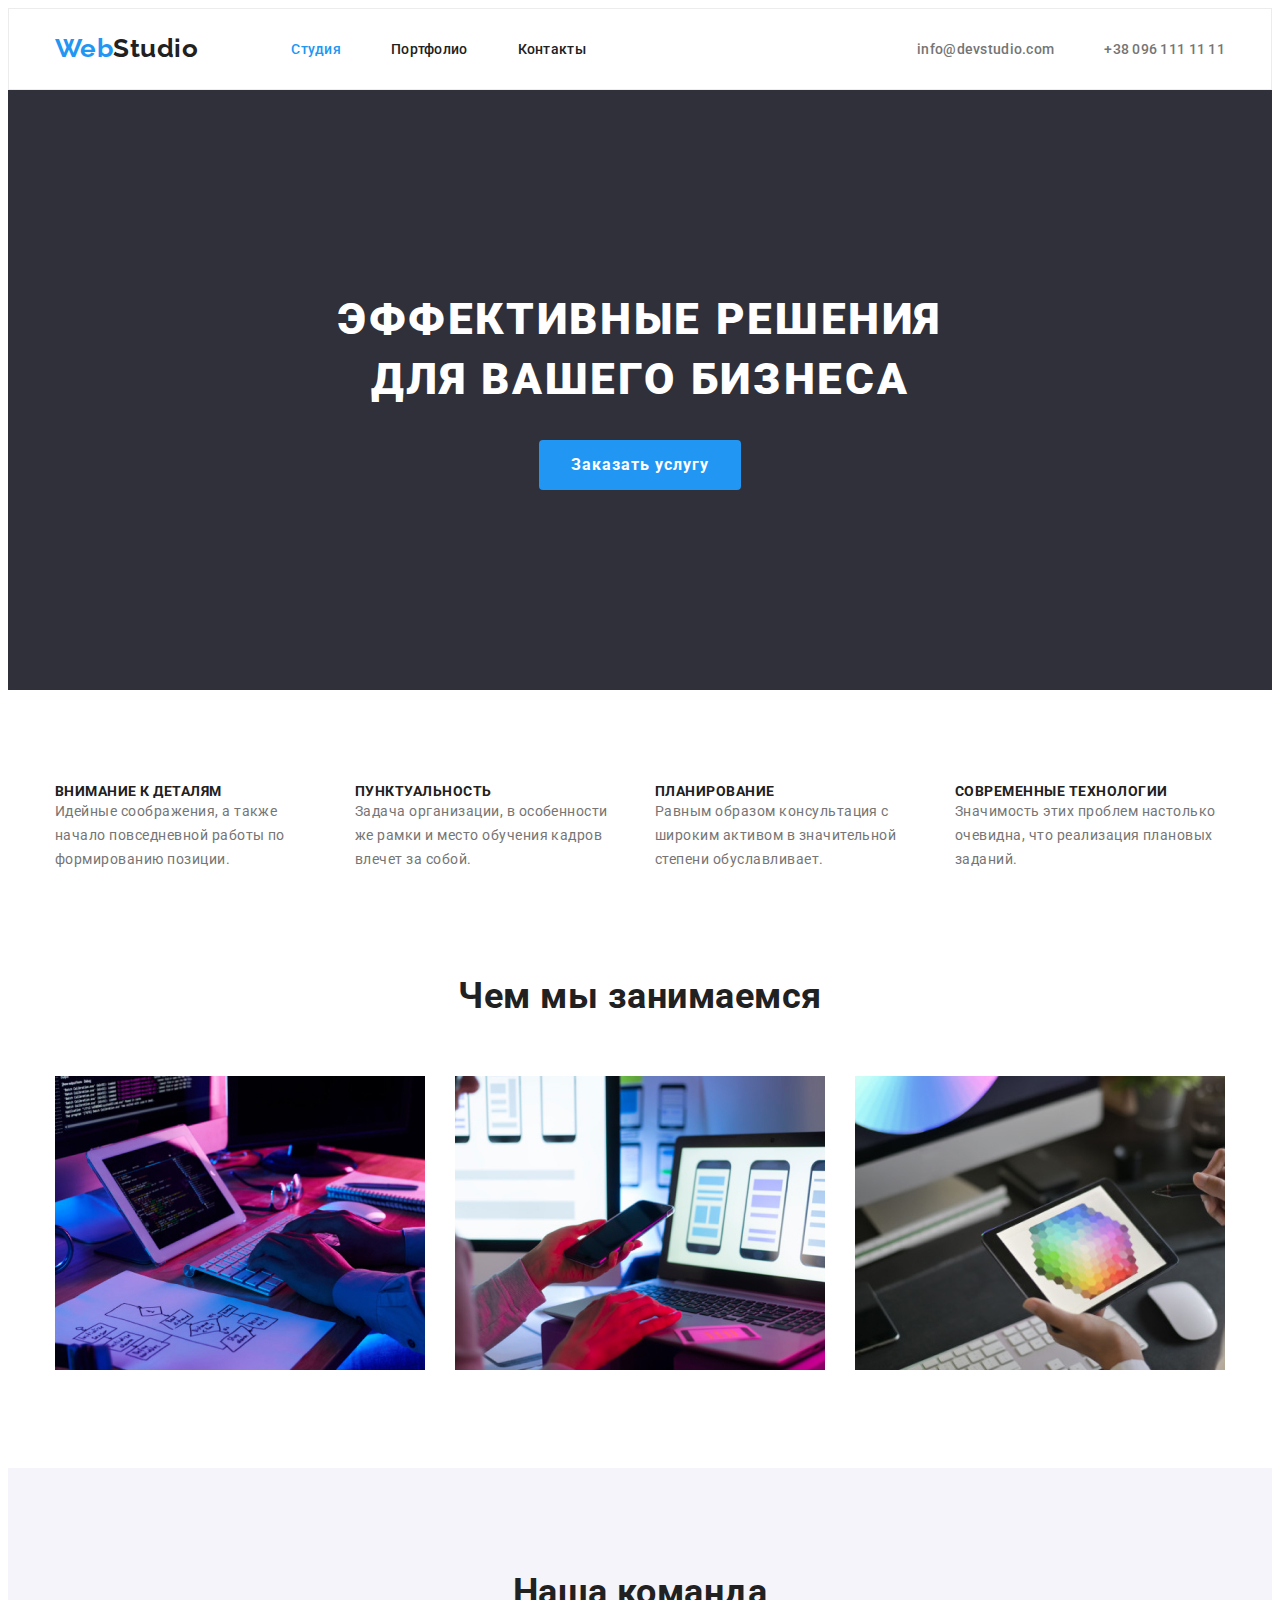
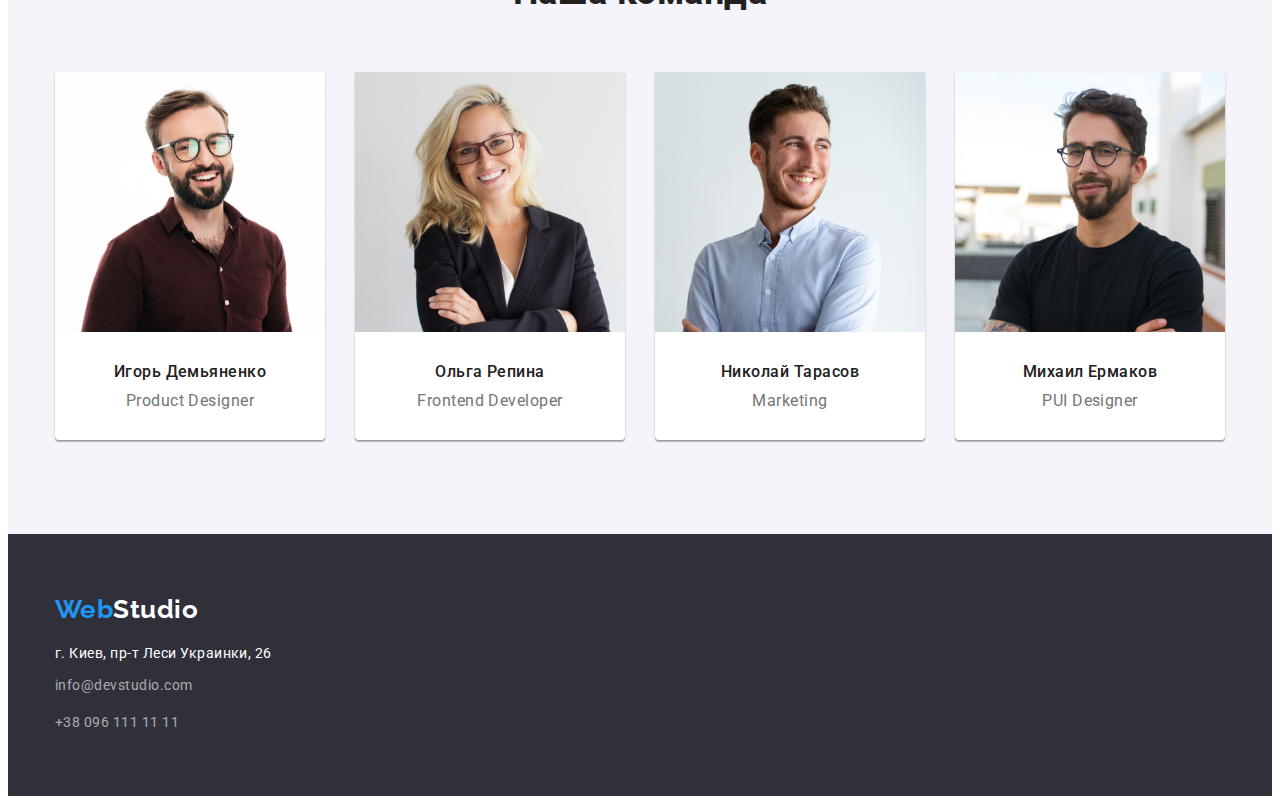
<file: index.html>
<!DOCTYPE html>
<html lang="ru">
<head>
    <meta charset="UTF-8">
    <meta name="viewport" content="width=device-width, initial-scale=1.0">
    <title>Студия</title>
    <link rel="stylesheet" type="text/css" href="./CSS/normalize.css" />
    <link rel="preconnect" href="https://fonts.gstatic.com">
    <link href="https://fonts.googleapis.com/css2?family=Raleway:wght@700&family=Roboto:wght@400;500;700;900&display=swap" rel="stylesheet">
    <link rel="stylesheet" href="./CSS/common.css">
    <link rel="stylesheet" href="./CSS/styles.css">
      
</head>
<body class="body">
    <header class="header">
        <div class="container">
            <nav class="nav-menu">
                <a class="logo" href="./index.html">
                Web<span class="logo-text">Studio</span>
                </a>
                <ul class="nav-list">
                    <li class="nav-line"><a class="nav-link active" href="./index.html">Студия</a></li>
                    <li class="nav-line"><a class="nav-link" href="./portfolio.html">Портфолио</a></li>
                    <li class="nav-line"><a class="nav-link" href="./contacts.html">Контакты</a> </li>
                </ul>  
            </nav>  
            <ul class="contacts-list">
                <li class="contacts-line"><a class="contacts-link" href="mailto:info@devstudio.com">info@devstudio.com</a></li>
                <li class="contacts-line"><a class="contacts-link" href="tel:+380961111111">+38 096 111 11 11</a></li>
            </ul>
        </div>
    </header>

     <main>
        <section class="section-hero">
            <div class="hero">
            <h1 class="title-hero">Эффективные решения<br> для вашего бизнеса</h1>
            <a class="order-button" href="">Заказать услугу</a>
            </div>
        </section>

        <section>
        <div class="container">
            <h2 class="visually-hidden">Наши достоинства</h2>
            <div class="description-box">
                <ul class="description-list">
                    <li class="description-item">
                        <h3 class="title-description">Внимание к деталям</h3>
                        <p class="text-description">Идейные соображения, а также начало повседневной работы по формированию позиции.</p>
                    </li>
                    <li class="description-item">
                        <h3 class="title-description">Пунктуальность</h3>
                        <p class="text-description">Задача организации, в особенности же рамки и место обучения кадров влечет за собой.</p>
                    </li>
                    <li class="description-item">
                        <h3 class="title-description">Планирование</h3>
                        <p class="text-description">Равным образом консультация с широким активом в значительной степени обуславливает.</p>
                    </li>
                    <li class="description-item">
                        <h3 class="title-description">Современные технологии</h3>
                        <p class="text-description">Значимость этих проблем настолько очевидна, что реализация плановых заданий.</p>
                    </li>
                </ul>
            </div>
        </div>
        </section>

        <section class="work">
            <div class="container">
                <h2 class="work-title">Чем мы занимаемся</h2>
                <div class="work-box">
                    <ul class="work-list">
                        <li class="work-line"><img class="ing-work" src="./images/pic1.jpg" alt="Разрабатываем Веб-сайты" width="370" height="294"></li>
                        <li class="work-line"><img class="ing-work" src="./images/pic2.jpg" alt="Разрабатываем Веб-приложения" width="370" height="294"></li>
                        <li class="work-line"><img class="ing-work" src="./images/pic3.jpg" alt="Разрабатываем Веб-дизай" width="370" height="294"></li>
                    </ul>
                </div>
            </div>
        </section>

        <section class="section-staff">
            <div class="container">
            <h2 class="title-staff">Наша команда</h2>
                <div class="staff-box">
                    <ul class="list-staff">
                        <li class="li-staff">
                            <div class="staff-card">
                                <img src="./images/img1.jpg" alt="Фото Игоря Демьяненко" >
                                <h3 class="employee-title">Игорь Демьяненко</h3>
                                <p class="employee-position">Product Designer</p>
                        </div>
                        </li>
                        <li class="li-staff">
                            <div class="staff-card">
                            <img src="./images/img2.jpg" alt="Фото Ольги Репина">
                            <h3 class="employee-title">Ольга Репина</h3>
                            <p class="employee-position">Frontend Developer</p>
                            </div>
                        </li>
                        <li class="li-staff">
                            <div class="staff-card">
                            <img src="./images/img3.jpg" alt="Фото Николая Тарасов">
                            <h3 class="employee-title">Николай Тарасов</h3>
                            <p class="employee-position">Marketing</p>
                            </div>
                        </li>
                        <li class="li-staff">
                            <div class="staff-card">                  
                            <img src="./images/img4.jpg" alt="Фото Михаила Ермакова">
                            <h3 class="employee-title">Михаил Ермаков</h3>
                            <p class="employee-position">PUI Designer</p>
                            </div> 
                        </li>
                    </ul>
                </div>
            </div>
        </section>
    </main>
    <footer class="footer">
        <div class="container">
            <a class="logo" href="./index.html">
                Web<span class="logo-footer">Studio</span>
            </a>

            <address>
            <p class="address-text">г. Киев, пр-т Леси Украинки, 26</p> 
            <ul class="address-ul">
                <li><a class="footer-link " href="mailto:info@devstudio.com">info@devstudio.com</a></li>
                <li><a class="footer-link " href="tel:+380961111111">+38 096 111 11 11</a></li>
            </ul>
            </address>  
        </div>
    </footer>

</body>
</html>
</file>
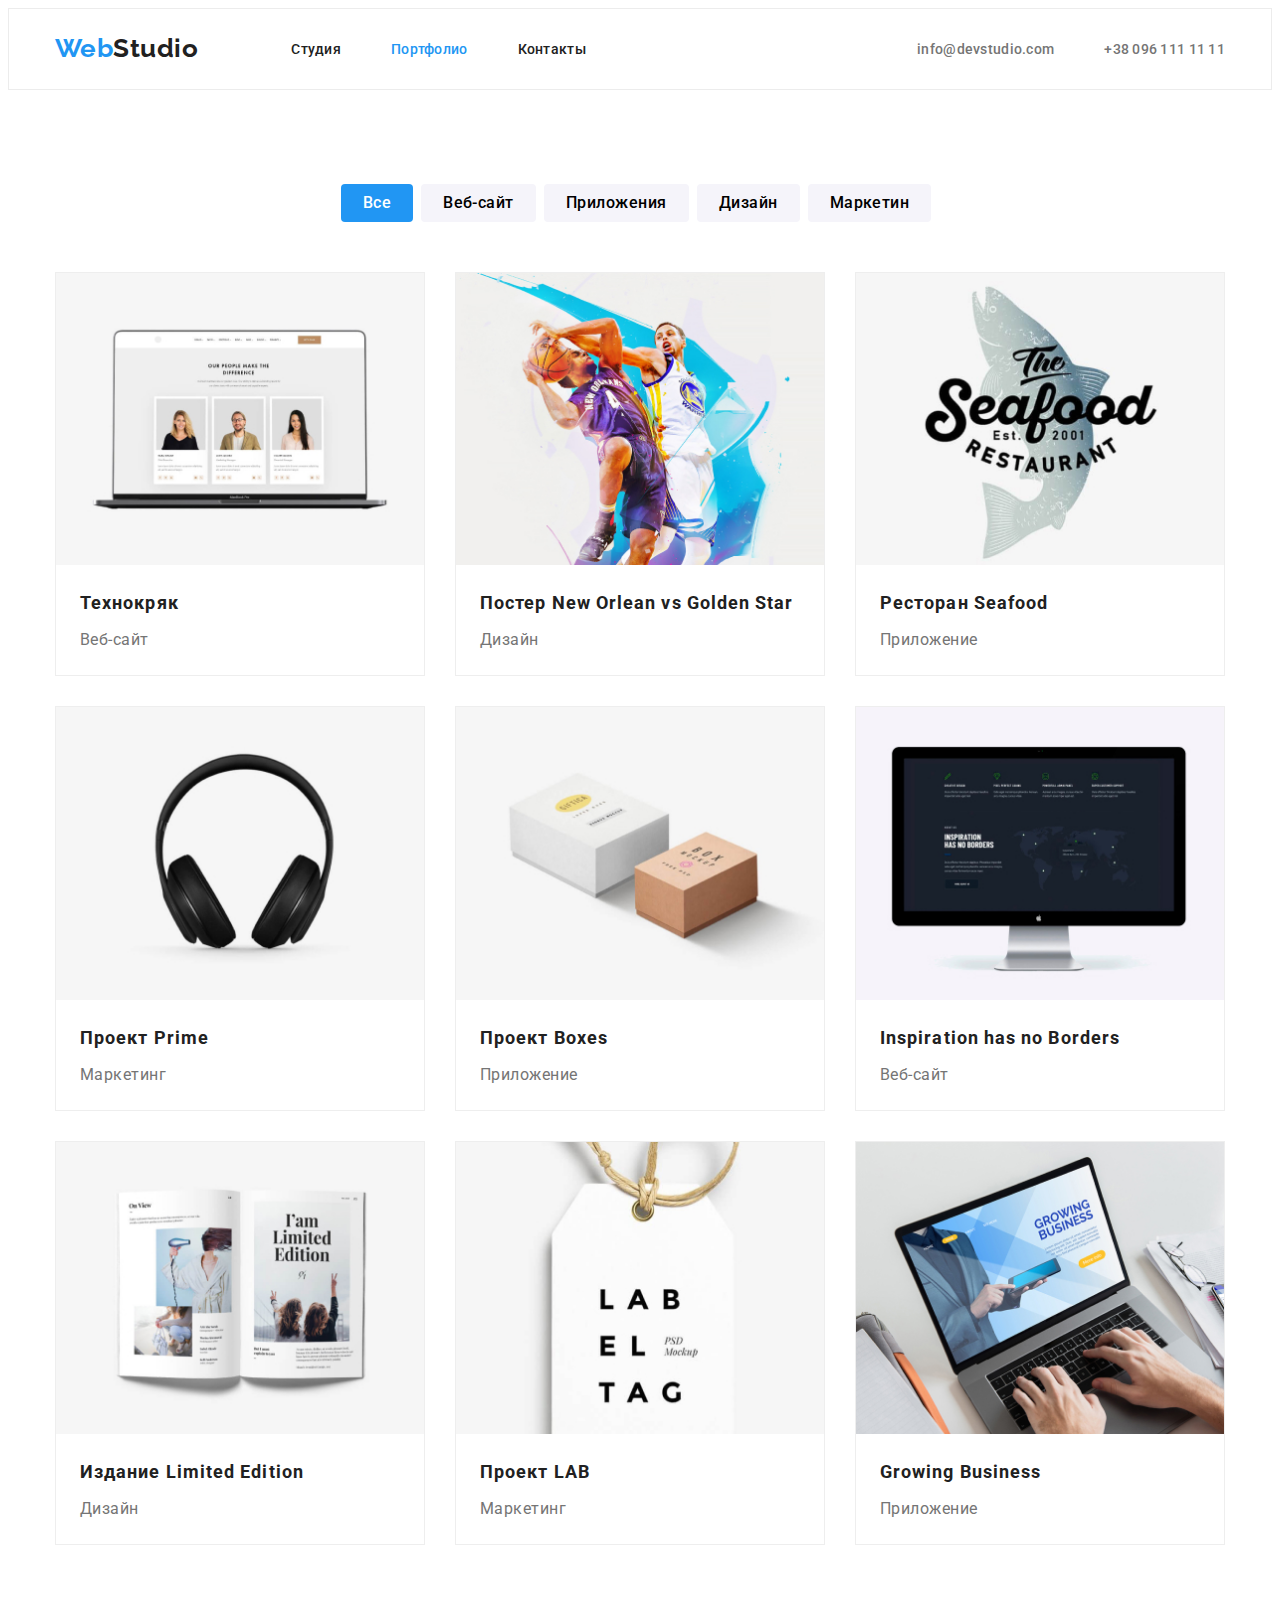
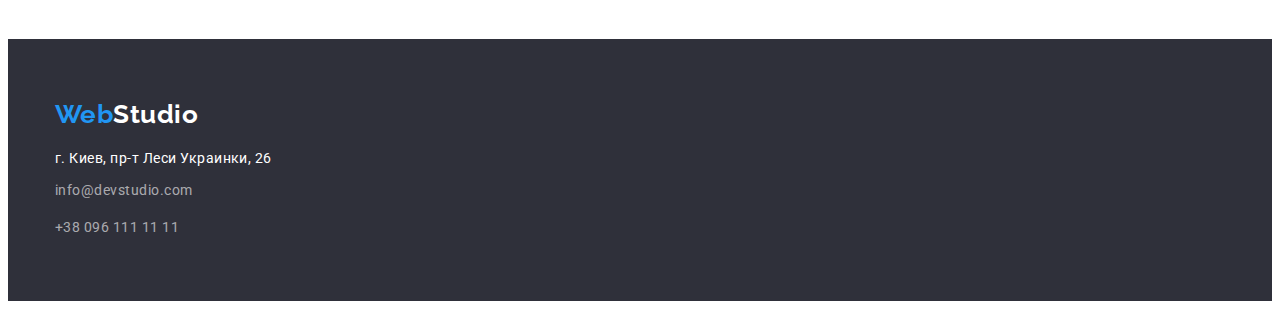
<file: portfolio.html>
<!DOCTYPE html>
<html lang="ru">
<head>
    <meta charset="UTF-8">
    <meta name="viewport" content="width=device-width, initial-scale=1.0">
    <title>Портфолио</title>
    <link rel="stylesheet" type="text/css" href="./CSS/normalize.css" />
    <link rel="preconnect" href="https://fonts.gstatic.com">
    <link href="https://fonts.googleapis.com/css2?family=Raleway:wght@700&family=Roboto:wght@400;500;700;900&display=swap" rel="stylesheet">
    <link rel="stylesheet" href="./CSS/common.css">
    <link rel="stylesheet" href="./CSS/styles.css">
</head>
<body class="body">
    <header class="header">
        <div class="container">
            <nav class="nav-menu">
                <a class="logo" href="./index.html">
                Web<span class="logo-text">Studio</span>
                </a>
                <ul class="nav-list">
                    <li class="nav-line"><a class="nav-link" href="./index.html">Студия</a></li>
                    <li class="nav-line"><a class="nav-link active" href="./portfolio.html">Портфолио</a></li>
                    <li class="nav-line"><a class="nav-link" href="./contacts.html">Контакты</a> </li>
                </ul>  
            </nav>  
            <ul class="contacts-list">
                <li class="contacts-line"><a class="contacts-link" href="mailto:info@devstudio.com">info@devstudio.com</a></li>
                <li class="contacts-line"><a class="contacts-link" href="tel:+380961111111">+38 096 111 11 11</a></li>
            </ul>
        </div>
    </header>

    <main>
        <section class="btn-filter">
            <div class="container">
                <h1 class="visually-hidden">Наши разработки</h1>
                <ul class="btn-list">
                    <li class="btn-line"><button type="button" class="btn-link autofocus">Все</button></li>
                    <li class="btn-line"><button type="button" class="btn-link">Веб-сайт</button></li>
                    <li class="btn-line"><button type="button" class="btn-link">Приложения</button></li>
                    <li class="btn-line"><button type="button" class="btn-link">Дизайн</button></li>
                    <li class="btn-line"><button type="button" class="btn-link">Маркетин</button></li>
                </ul>
                <div class="program-box">
                    <ul class="program-list">
                        <li class="program-item">
                            <div class="progpam-card">
                                <img src="./images/portfolio/Technokryak.jpg" alt="Веб-сайт Технокряк">
                                <h2 class="program-title">Технокряк</h2>
                                <p class="program-type">Веб-сайт</p>
                                <!-- <p>Lorem ipsum dolor sit amet consectetur adipisicing elit.</p> -->
                            </div>
                        </li>

                        <li class="program-item">
                            <div class="progpam-card">
                                <img src="./images/portfolio/Poster.jpg" alt="Постер New Orlean vs Golden Star">
                                <h2 class="program-title">Постер New Orlean vs Golden Star</h2>
                                <p class="program-type">Дизайн</p>
                                <!-- <p>Lorem ipsum dolor sit amet consectetur adipisicing elit.</p> -->
                           </div>
                        </li>

                        <li class="program-item">
                            <div class="progpam-card">
                                <img src="./images/portfolio/SeafoodRestaurant.jpg" alt="Ресторан Seafood">
                                <h2 class="program-title">Ресторан Seafood</h2>
                                <p class="program-type">Приложение</p>
                                <!-- <p>Lorem ipsum dolor sit amet consectetur adipisicing elit.</p> -->
                            </div>
                        </li>

                        <li class="program-item">
                            <div class="progpam-card">
                                <img src="./images/portfolio/PrimeProject.jpg" alt="Проект Prime">
                                <h2 class="program-title">Проект Prime</h2>
                                <p class="program-type">Маркетинг</p>
                                <!-- <p>Lorem ipsum dolor sit amet consectetur adipisicing elit.</p> -->
                            </div>
                        </li>

                        <li class="program-item">
                            <div class="progpam-card">
                                <img src="./images/portfolio/BoxProject.jpg" alt="Проект Boxes">
                                <h2 class="program-title">Проект Boxes</h2>
                                <p class="program-type">Приложение</p>
                                <!-- <p>Lorem ipsum dolor sit amet consectetur adipisicing elit.</p> -->
                            </div>
                        </li>

                        <li class="program-item">
                            <div class="progpam-card">
                                <img src="./images/portfolio/Inspiration_Borders.jpg" alt="Inspiration has no Borders">
                                <h2 class="program-title">Inspiration has no Borders</h2>
                                <p class="program-type">Веб-сайт</p>
                                <!-- <p>Lorem ipsum dolor sit amet consectetur adipisicing elit.</p> -->
                            </div>
                        </li>

                        <li class="program-item">
                            <div class="progpam-card">
                                <img src="./images/portfolio/LimitedEdition.jpg" alt="Издание Limited Editio">
                                <h2 class="program-title">Издание Limited Edition</h2>
                                <p class="program-type">Дизайн</p>
                                <!-- <p>Lorem ipsum dolor sit amet consectetur adipisicing elit.</p> -->
                            </div>
                        </li>

                        <li class="program-item">
                            <div class="progpam-card">
                                <img src="./images/portfolio/LABproject.jpg" alt="Проект LAB">
                                <h2 class="program-title">Проект LAB</h2>
                                <p class="program-type">Маркетинг</p>
                                <!-- <p>Lorem ipsum dolor sit amet consectetur adipisicing elit.</p> -->
                            </div>
                        </li>

                        <li class="program-item">
                            <div class="progpam-card">
                                <img src="./images/portfolio/GrowingBusiness.jpg" alt="Growing Business">
                                <h2 class="program-title">Growing Business</h2>
                                <p class="program-type">Приложение</p>
                                <!-- <p>Lorem ipsum dolor sit amet consectetur adipisicing elit.</p> -->
                          </div>
                        </li>

                    </ul>
                </div>
           </div>
        </section>

    </main>

    <footer class="footer">
        <div class="container">
        <a class="logo" href="./index.html">
            Web<span class="logo-footer">Studio</span>
        </a>

        <address>
        <p class="address-text">г. Киев, пр-т Леси Украинки, 26</p> 
        <ul>
            <li><a class="footer-link " href="mailto:info@devstudio.com">info@devstudio.com</a></li>
            <li><a class="footer-link " href="tel:+380961111111">+38 096 111 11 11</a></li>
        </ul>
        </address>  
        </div>
    </footer>
     
</body>
</html>
</file>
<file: CSS/common.css>
:root {
  --title-color: #212121;
  --text-color: #757575;
  --text-active-color: #FFFFFF;
  --active-color: #2196F3;

  --bg-hero: #2F303A;
  --bg-footer: #2F303A;

  --link-color: #757575;
  --link-color-footer: rgba(255, 255, 255, 0.6);

  --bg-button: #F5F4FA;
  --button-color: #212121;
  --bg-button-active: #2196F3;
  --button-color-active: #FFFFFF;

  --description-marg-size: 30px;
  --card-marg-size: 30px;
  --work-marg-size: 30px; 

  --box-shadow-staff: 0px 1px 3px rgba(0, 0, 0, 0.12), 0px 1px 1px rgba(0, 0, 0, 0.14), 0px 2px 1px rgba(0, 0, 0, 0.2);
}

li {
  list-style-type: none;
  margin-left: 0;
  padding-left: 0;
}
  
ul {
  margin: 0;
  padding: 0;
}

.visually-hidden {
  position: absolute;
  width: 1px;
  height: 1px;
  margin: -1px;
  border: 0;
  padding: 0;
  white-space: nowrap;
  clip-path: inset(100%);
  clip: rect(0 0 0 0);
  overflow: hidden;
}

h1,
h2,
h3,
h4,
h5,
h6,
p {
  margin: 0;
  padding: 0;
}

.container {
  width: 1170px;
  margin-left: auto;
  margin-right: auto;
  padding: 0 15px;
}

img {
  display: block;
  max-width: 100%;
  height: auto;
}
</file>
<file: CSS/styles.css>
.body {
  font-family: Roboto, sans-serif;
  letter-spacing: 0.03em;
  background-color: #FFFFFF
}

/* HEADER --------------------------------------------------------*/
.header {
  border: 1px solid #ECECEC
}

/* Стили логотипа */
.logo {
  color: var(--active-color);
  text-decoration: none;
  font-family: Raleway, sans-serif;
  font-size: 26px;
  font-weight: 700;
  line-height: 1.2;
  margin-right: 93px;
}

.logo .logo-text {
  color: var(--title-color);
}

/* Стили НАВИГАЦИЯ ---------------------------------------------*/
.nav-link {
  color: var(--title-color);
  text-decoration: none;
  font-weight: 500;
  font-size: 14px;
  line-height: 1.14;
  letter-spacing: 0.02em;

}

.nav-link:hover,
.nav-link:focus {
  color: var(--active-color);
}

.nav-link.active {
  color: var(--active-color);
} 

.contacts-link {
  color: var(--link-color);
  text-decoration: none;
  font-weight: 500;
  font-size: 14px;
  line-height: 1.14;
  letter-spacing: 0.02em;
}

.contacts-link:hover,
.contacts-link:focus {
  color: var(--active-color);
}

/* Геометрия и Сетка флекс */
.header .container{
  display: flex;
  flex-direction: row;
  align-items: center;
  justify-content: space-between;
  padding-top: 24px;
  padding-bottom: 25px;
  
}

.nav-menu{
  display: flex;
  flex-direction: row;
}

.nav-list {
  display: flex;
  flex-direction: row;
  align-items: center;
}

.contacts-list {
  display: flex;
  flex-direction: row;
}

.nav-menu .nav-line {
  margin-right: 50px;
}

.nav-menu .nav-line:last-child{
  margin-right: 0px;
}

.contacts-line {
  margin-left: 50px;
}

.contacts-line:first-child {
  margin-left: 0px;
}

/* MAIN*/
/* Стили Герой ----------------------------------------------------*/
.section-hero {
  background-color: var(--bg-hero);
  max-width: 1600px;
  min-height: 600px;
  margin-left: auto;
  margin-right: auto;
  text-align: center;
}

.hero {
  padding-top: 200px;
  padding-bottom: 200px;
}

.title-hero {
  color: var(--text-active-color);
  font-weight: 900;
  font-size: 44px;
  line-height: 1.36;
  letter-spacing: 0.06em;
  text-transform: uppercase;
}

.order-button {
  text-align: center;
  display: inline-block;
  color: var(--text-active-color);
  background-color: var(--active-color);
  text-decoration: none;
  font-weight: 700;
  font-size: 16px;
  line-height: 1.87;
  letter-spacing: 0.06em;
  border-radius: 4px;
  padding: 10px 32px;
  margin-top: 30px;
}   


/* Стили НАШИ ДОСТОИНСТВА ------------------------------------------*/
.title-description {
  text-transform: uppercase;
  color: var(--title-color);
  font-weight: 700;
  font-size: 14px;
  line-height: 1.14;
}

.text-description {
  color: var(--text-color);
  font-size: 14px;
  font-weight: 400;
  line-height: 1.71;
}

/* Геометрия и Флекс сетка */

.description-box {
  display: inline-block;
  margin-top: 94px
}

.description-list {
  display: flex;
  flex-wrap: wrap;
  margin-top: calc(-1 * var(--description-marg-size));
  margin-left: calc(-1 * var(--description-marg-size));
}

.description-item {
  flex-basis: calc(100% / 4 - var(--description-marg-size));
  margin-left: var(--description-marg-size);
  margin-top: var(--description-marg-size);
}


/* Стили ЧЕМ ЗАНИМАЕМСЯ ------------------------------------------*/
.work-title {
  color: var(--title-color);
  font-weight: 700;
  font-size: 36px;
  line-height: 1.67;
  text-align: center;
}

/* Геометрия и Флекс сетка */
.work-list {
  display: flex;
  flex-wrap: wrap;
  margin-top: calc(-1 * var(--work-marg-size));
  margin-left: calc(-1 * var(--work-marg-size));
}

.work-line {
  flex-basis: calc(100% / 3 - var(--work-marg-size));
  margin-top: var(--work-marg-size);
  margin-left: var(--work-marg-size); 
}

.work .container {
  padding-top: 94px;
  padding-bottom: 94px;
}

.work-box {
  display: inline-block;
  margin-top: 50px;
}

/* Стили НАША КОМАНДА ----------------------------------------------*/
.section-staff {
  background-color: #F5F4FA;
}

.title-staff {
  color: var(--title-color);
  font-weight: 700;
  font-size: 36px;
  line-height: 1.67;
  text-align: center;
}

.employee-title {
  color: var(--title-color);
  font-weight: 500;
  font-size: 16px;
  line-height: 1.19;
  text-align: center;
  width: 270px;
  height: 19px;
  margin-top: 30px; 
}

.employee-position {
  color: var(--text-color);
  font-weight: 400;
  font-size: 16px;
  line-height: 1.19;
  text-align: center;
  width: 270px;
  margin-top: 10px;
}

/* Геометрия и Флекс сетка */
.list-staff {
  display: flex;
  flex-wrap: wrap;
  margin-top: calc(-1 * var(--card-marg-size));
  margin-left: calc(-1 * var(--card-marg-size));
}

.li-staff {
  flex-basis: calc(100% / 4 - var(--card-marg-size));
  margin-left: var(--card-marg-size);
  margin-top: var(--card-marg-size);
}

.section-staff > .container {
  padding-top: 94px;
  padding-bottom: 94px;
}

.staff-card {
  background-color: #FFFFFF;
  padding-bottom: 30px;
  border-radius: 0px 0px 4px 4px;
  box-shadow: var(--box-shadow-staff);
  
}

.staff-box {
  display: inline-block;
  margin-top: 50px;
}

/* Стили FOOTER -----------------------------------------------------------*/
.footer {
  background-color: var(--bg-footer);
  padding-top: 60px;
  padding-bottom: 60px;
}

.logo-footer{
  color: var(--text-active-color);
}

.footer .logo {
  margin-right: 0;
}

.address-text {
  color: var(--text-active-color);
  font-weight: 400;
  font-size: 14px;
  line-height: 1.19;
  margin-top: 20px;
}

.address-ul {
  margin-top: ;
}

.footer-link {
  display: block;
  color: var(--link-color-footer);
  text-decoration: none;
  font-weight: 400;
  font-size: 14px;
  line-height: 2;
  margin-top: 9px;
}

/* --------------------------------------------------------------------------- */

/*Стилизация Кнопки - ПОРТФОЛИО*/
.btn-link {
  color: var(---button-color);
  background-color: var(--bg-button);
  font-family: inherit;
  font-style: normal;
  font-weight: 500;
  font-size: 16px;
  line-height: 1.62;
  text-align: center;
  border-radius: 4px;
  padding: 6px 22px;
  cursor: pointer;
  border: none;
  letter-spacing: 0.03em;
}

.btn-link:hover,
.btn-link:focus {
  color: var(--text-active-color);
  background-color: var(--active-color);
  outline: none; 
}

.btn-link.autofocus{
  color: var(--button-color-active);
  background-color: var(--bg-button-active);
}

/* Геометрия и Флекс сетка */
.btn-list {
  display: flex;
  justify-content: center;
}

.btn-filter {
  margin-top: 94px;
}

.program-box {
  padding-top: 50px;
  padding-bottom: 94px;
}

.btn-line {
  margin-right: 8px;
}

/*Стилизация Разработки - ПОРФОЛИО ------------------------------------------*/
.program-title {
  color: var(--title-color);
  font-style: normal;
  font-weight: 700;
  font-size: 18px;
  line-height: 2;
  letter-spacing: 0.06em;

  /* Геометрия */
  margin-top: 20px;
  margin-left: 24px;
  margin-right: 24px;
}

.program-type {
  color: var(--text-color);
  font-style: normal;
  font-weight: 400;
  font-size: 16px;
  line-height: 1.87;

  /* Геометрия */
  margin-top: 4px;
  margin-left: 24px;
  margin-right: 24px;
}

/* Геометрия и Флекс сетка */
.program-list {
  display: flex;
  flex-wrap: wrap;
  margin-top: calc(-1 * var(--card-marg-size));
  margin-left: calc(-1 * var(--card-marg-size));
}

.program-item {
  flex-basis: calc(100% / 3 - var(--card-marg-size));
  margin-top: var(--card-marg-size);
  margin-left: var(--card-marg-size);

}

.progpam-card {
  padding-bottom: 20px;
  display: inline-block;
  border-style: solid;
  border-width: 1px;
  border-color: #EEEEEE;
  
}

/* --------------------------------------------------------------------------- */
</file>
